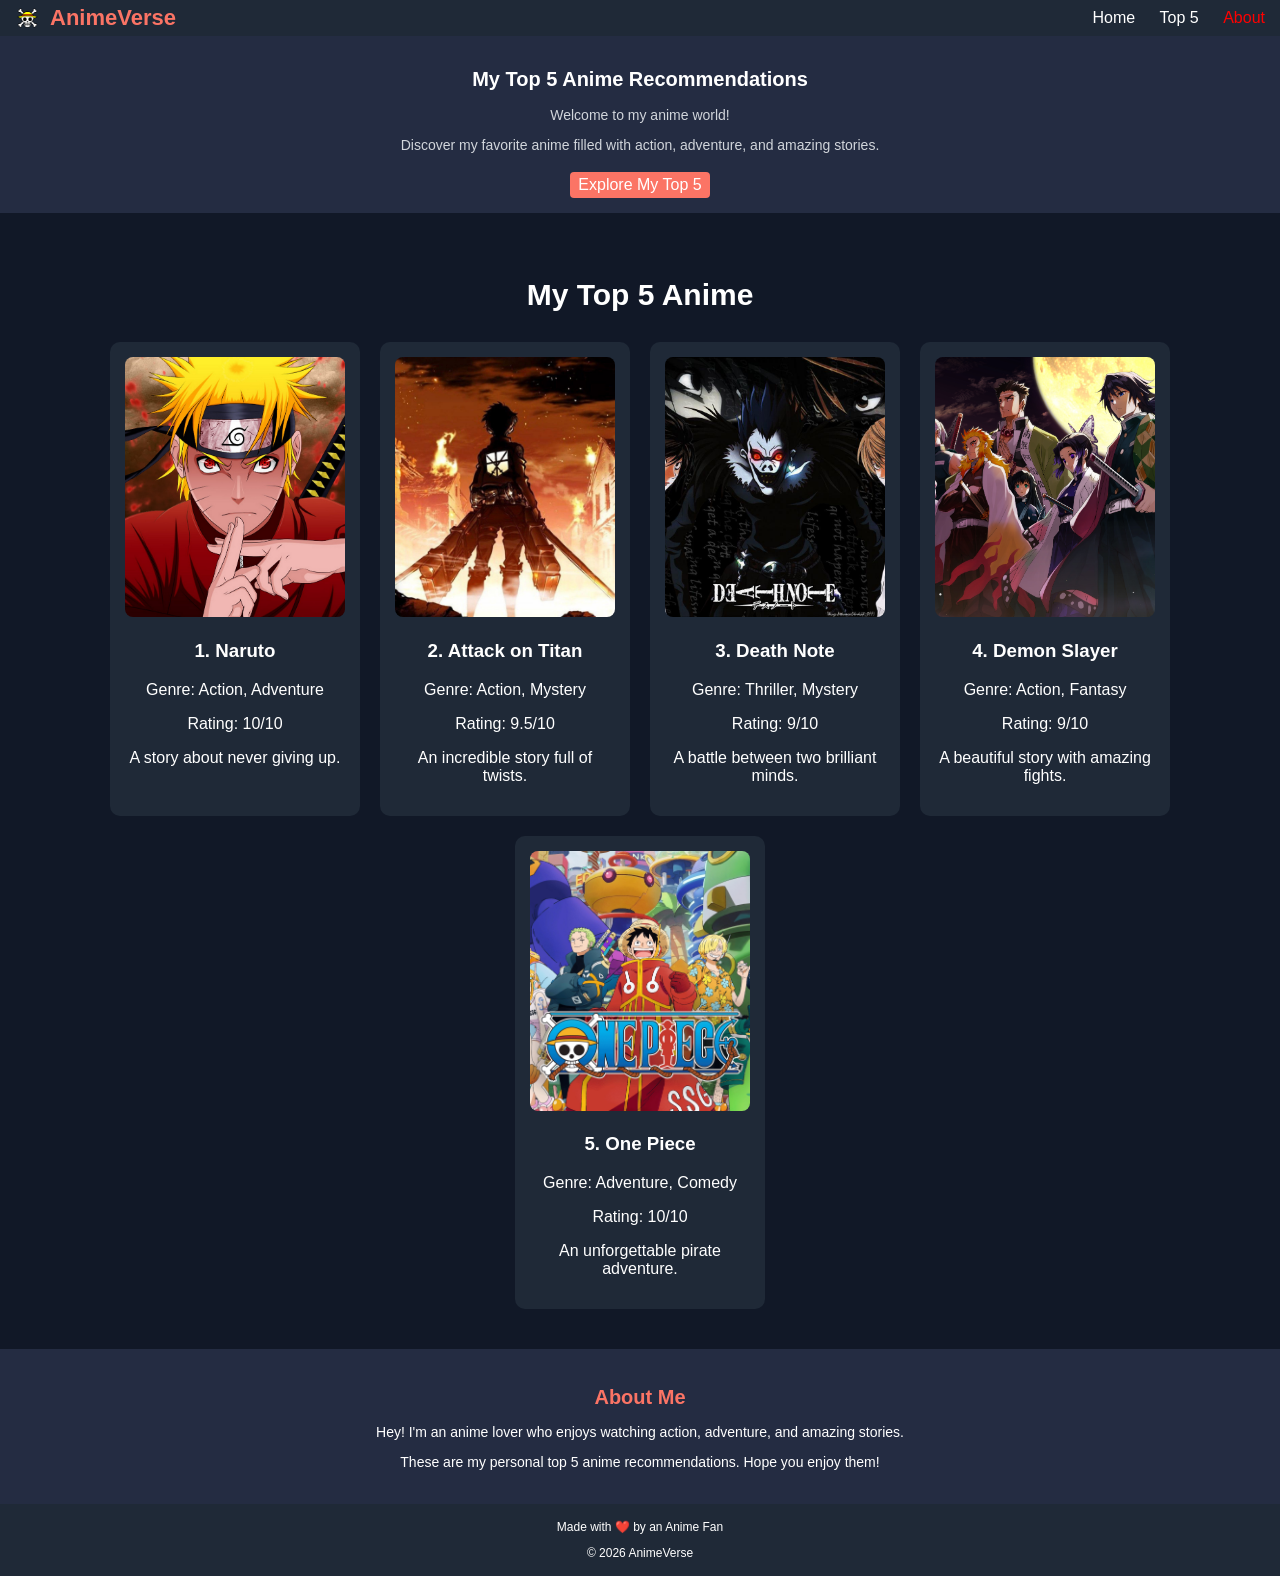
<file: anime-website/index.html>
<!DOCTYPE html>
<html lang="en">

<head>
    <meta charset="UTF-8">
    <meta name="viewport" content="width=device-width, initial-scale=1.0">
    <link rel="stylesheet" href="style.css">
    <title>AnimeVerse</title>
</head>

<body>

    <header>
        <div class="logo">
            <img src="images/logo.png" alt="AnimerVerse Logo">
             <h1>AnimeVerse</h1>

        </div>
       

        <nav>
            <a href="#home">Home</a>
            <a href="#anime">Top 5</a>
            <a href="#about" class="aboutlink">About</a>
        </nav>
    </header>

    <main>

        <section id="home">
            <h1>My Top 5 Anime Recommendations</h1>

            <p>Welcome to my anime world!</p>

            <p>
                Discover my favorite anime filled with
                action, adventure, and amazing stories.
            </p>

            <a href="#anime">Explore My Top 5</a>
        </section>

        <section id="anime">
            <h2>My Top 5 Anime</h2>

            <div class="anime-container">

                <div class="anime-card">
                    <img src="images/naruto.jpg" alt="Naruto" width="200">
                    <h3>1. Naruto</h3>
                    <p>Genre: Action, Adventure</p>
                    <p>Rating: 10/10</p>
                    <p>A story about never giving up.</p>
                </div>

                <div class="anime-card">
                    <img src="images/aot.jpg" alt="Attack on Titan" width="200">
                    <h3>2. Attack on Titan</h3>
                    <p>Genre: Action, Mystery</p>
                    <p>Rating: 9.5/10</p>
                    <p>An incredible story full of twists.</p>
                </div>

                <div class="anime-card">
                    <img src="images/deathnote.jpg" alt="Death Note" width="200">
                    <h3>3. Death Note</h3>
                    <p>Genre: Thriller, Mystery</p>
                    <p>Rating: 9/10</p>
                    <p>A battle between two brilliant minds.</p>
                </div>

                <div class="anime-card">
                    <img src="images/demonslayer.jpg" alt="Demon Slayer" width="200">
                    <h3>4. Demon Slayer</h3>
                    <p>Genre: Action, Fantasy</p>
                    <p>Rating: 9/10</p>
                    <p>A beautiful story with amazing fights.</p>
                </div>

                <div class="anime-card">
                    <img src="images/onepiece.jpg" alt="One Piece" width="200">
                    <h3>5. One Piece</h3>
                    <p>Genre: Adventure, Comedy</p>
                    <p>Rating: 10/10</p>
                    <p>An unforgettable pirate adventure.</p>
                </div>

            </div>
        </section>

        <section id="about">
            <h2>About Me</h2>

            <p>
                Hey! I'm an anime lover who enjoys watching
                action, adventure, and amazing stories.
            </p>

            <p>
                These are my personal top 5 anime recommendations.
                Hope you enjoy them!
            </p>
        </section>

    </main>

    <footer>
        <p>Made with ❤️ by an Anime Fan</p>
        <p>&copy; 2026 AnimeVerse</p>
    </footer>

</body>

</html>
</file>
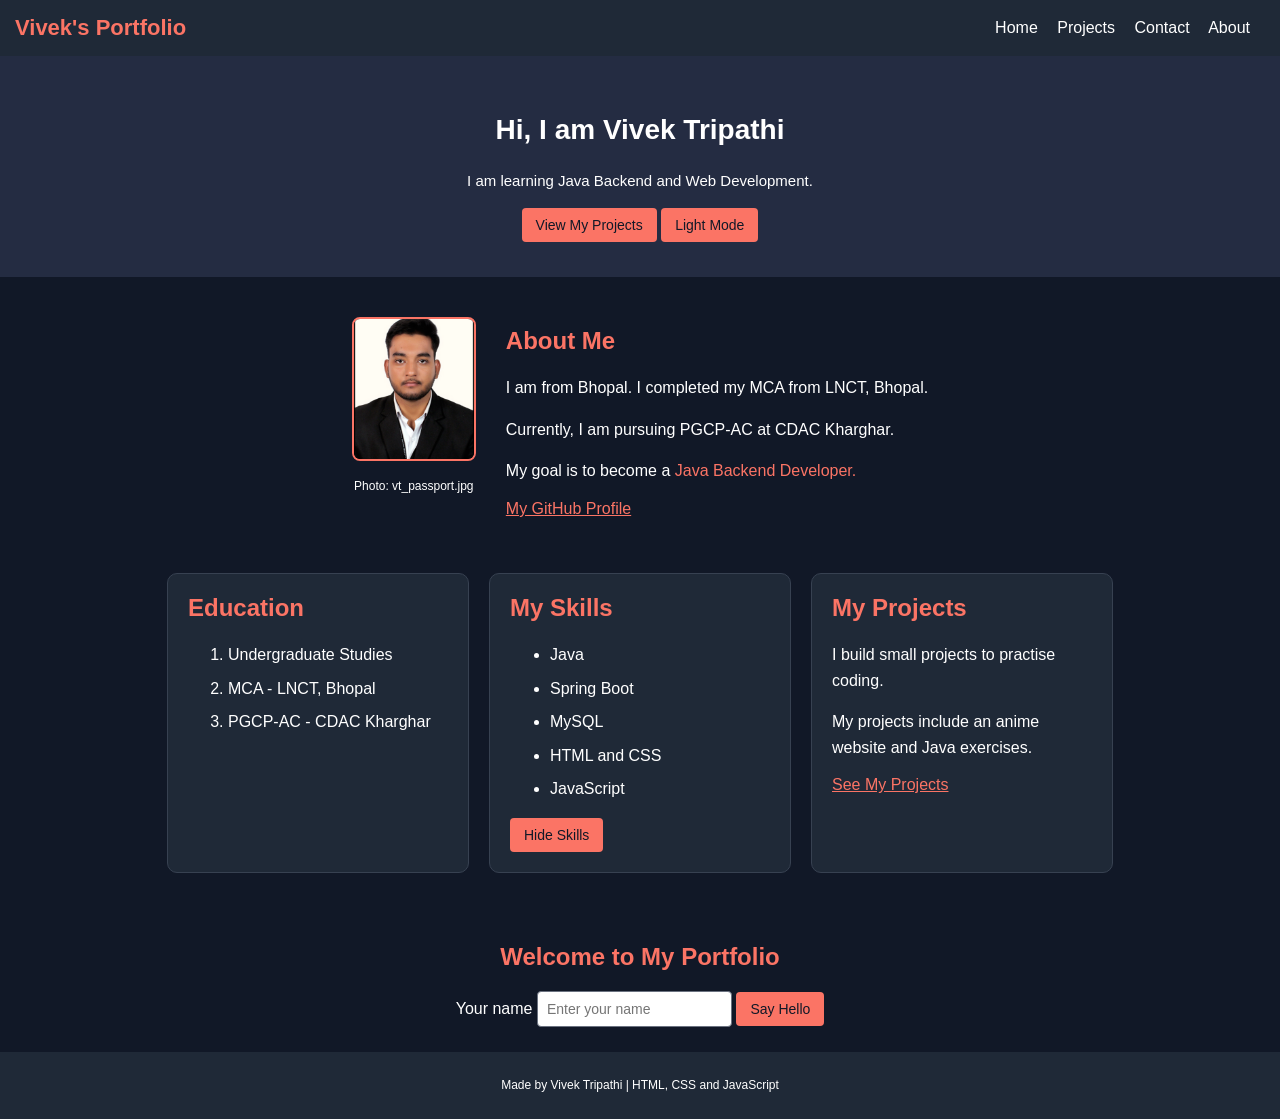
<file: portfolio/index.html>
<!DOCTYPE html>
<html lang="en">
<head>
    <meta charset="UTF-8">
    <meta name="viewport" content="width=device-width, initial-scale=1.0">
    <link rel="stylesheet" href="style.css">
    <title>Home | Vivek Tripathi</title>
</head>
<body>
    <header>
        <div class="logo"><h1>Vivek's Portfolio</h1></div>
        <nav>
            <a href="index.html">Home</a>
            <a href="projects.html">Projects</a>
            <a href="contact.html">Contact</a>
            <a href="index.html#about">About</a>
        </nav>
    </header>
    <main>
        <section id="home">
            <h1>Hi, I am Vivek Tripathi</h1>
            <p>I am learning Java Backend and Web Development.</p>
            <a class="button" href="projects.html">View My Projects</a>
            <button onclick="changeTheme()" id="theme-button">Light Mode</button>
        </section>

        <section id="about">
            <div class="photo-box">
                <img src="images/vt_passport.jpg" alt="vt_passport" width="120" height="140">
                <p>Photo: vt_passport.jpg</p>
            </div>
            <div>
                <h2>About Me</h2>
                <p>I am from Bhopal. I completed my MCA from LNCT, Bhopal.</p>
                <p>Currently, I am pursuing PGCP-AC at CDAC Kharghar.</p>
                <p>My goal is to become a <span>Java Backend Developer.</span></p>
                <a href="https://github.com/vivektripathicmaug26" target="_blank" rel="noopener">My GitHub Profile</a>
            </div>
        </section>

        <section class="card-container">
            <div class="card">
                <h2>Education</h2>
                <ol>
                    <li>Undergraduate Studies</li>
                    <li>MCA - LNCT, Bhopal</li>
                    <li>PGCP-AC - CDAC Kharghar</li>
                </ol>
            </div>
            <div class="card">
                <h2>My Skills</h2>
                <ul id="skills-list">
                    <li>Java</li>
                    <li>Spring Boot</li>
                    <li>MySQL</li>
                    <li>HTML and CSS</li>
                    <li>JavaScript</li>
                </ul>
                <button onclick="showSkills()" id="skills-button">Hide Skills</button>
            </div>
            <div class="card">
                <h2>My Projects</h2>
                <p>I build small projects to practise coding.</p>
                <p>My projects include an anime website and Java exercises.</p>
                <a href="projects.html">See My Projects</a>
            </div>
        </section>

        <section class="simple-section">
            <h2 id="welcome-message">Welcome to My Portfolio</h2>
            <label for="visitor-name">Your name</label>
            <input type="text" id="visitor-name" placeholder="Enter your name">
            <button onclick="showWelcome()">Say Hello</button>
        </section>
    </main>
    <footer>
        <p>Made by Vivek Tripathi | HTML, CSS and JavaScript</p>
    </footer>
    <script src="js/main.js"></script>
</body>
</html>
</file>
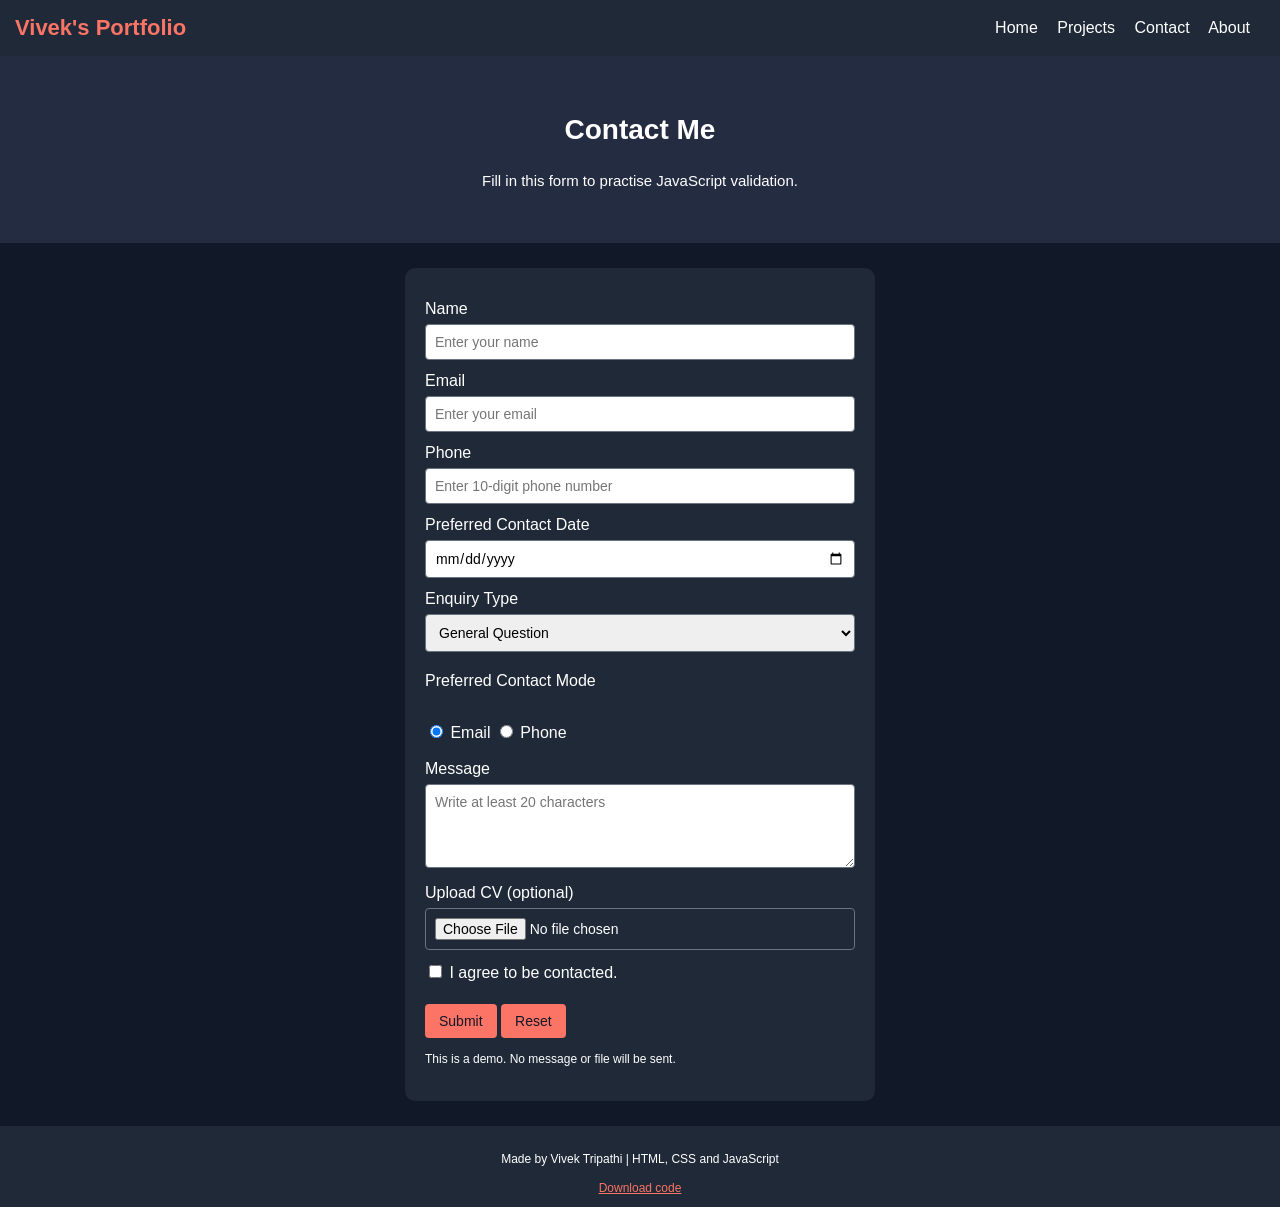
<file: portfolio/contact.html>
<!DOCTYPE html>
<html lang="en">
<head>
    <meta charset="UTF-8">
    <meta name="viewport" content="width=device-width, initial-scale=1.0">
    <link rel="stylesheet" href="style.css">
    <title>Contact | Vivek Tripathi</title>
</head>
<body>
    <header>
        <div class="logo"><h1>Vivek's Portfolio</h1></div>
        <nav>
            <a href="index.html">Home</a>
            <a href="projects.html">Projects</a>
            <a href="contact.html">Contact</a>
            <a href="index.html#about">About</a>
        </nav>
    </header>
    <main>
        <section id="home">
            <h1>Contact Me</h1>
            <p>Fill in this form to practise JavaScript validation.</p>
        </section>
        <section class="simple-section">
            <form id="contact-form" action="https://example.com/contact" method="post" onsubmit="return checkForm()" novalidate>
                <label for="name">Name</label>
                <input type="text" id="name" name="name" placeholder="Enter your name">
                <label for="email">Email</label>
                <input type="email" id="email" name="email" placeholder="Enter your email">
                <label for="phone">Phone</label>
                <input type="tel" id="phone" name="phone" placeholder="Enter 10-digit phone number">
                <label for="date">Preferred Contact Date</label>
                <input type="date" id="date" name="date">
                <label for="enquiry">Enquiry Type</label>
                <select id="enquiry" name="enquiry">
                    <option>General Question</option>
                    <option>Project Work</option>
                    <option>Job Opportunity</option>
                </select>
                <p>Preferred Contact Mode</p>
                <label class="choice"><input type="radio" id="mode-email" name="mode" value="email" checked> Email</label>
                <label class="choice"><input type="radio" id="mode-phone" name="mode" value="phone"> Phone</label>
                <label for="message">Message</label>
                <textarea id="message" name="message" rows="4" placeholder="Write at least 20 characters"></textarea>
                <label for="cv">Upload CV (optional)</label>
                <input type="file" id="cv" name="cv">
                <label class="choice"><input type="checkbox" id="consent" name="consent"> I agree to be contacted.</label>
                <p id="form-message" role="status"></p>
                <button type="submit">Submit</button>
                <button type="reset" onclick="clearMessage()">Reset</button>
                <p class="note">This is a demo. No message or file will be sent.</p>
            </form>
        </section>
    </main>
    <footer>
        <p>Made by Vivek Tripathi | HTML, CSS and JavaScript</p>
        <a href="Vivek_Portfolio.zip" download>Download code</a>
    </footer>
    <script src="js/main.js"></script>
</body>
</html>
</file>
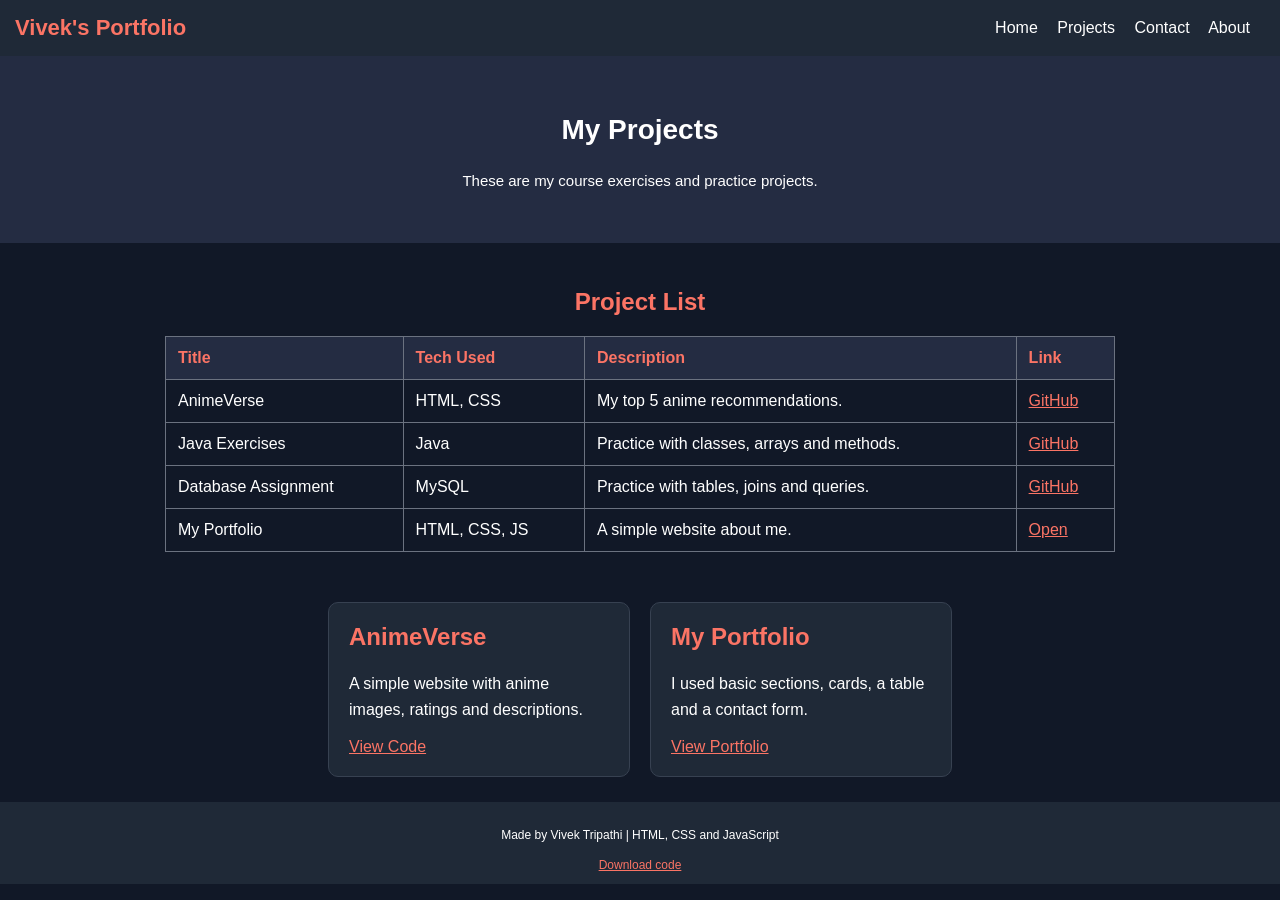
<file: portfolio/projects.html>
<!DOCTYPE html>
<html lang="en">
<head>
    <meta charset="UTF-8">
    <meta name="viewport" content="width=device-width, initial-scale=1.0">
    <link rel="stylesheet" href="style.css">
    <title>Projects | Vivek Tripathi</title>
</head>
<body>
    <header>
        <div class="logo"><h1>Vivek's Portfolio</h1></div>
        <nav>
            <a href="index.html">Home</a>
            <a href="projects.html">Projects</a>
            <a href="contact.html">Contact</a>
            <a href="index.html#about">About</a>
        </nav>
    </header>
    <main>
        <section id="home">
            <h1>My Projects</h1>
            <p>These are my course exercises and practice projects.</p>
        </section>
        <section class="simple-section">
            <h2>Project List</h2>
            <div class="table-box">
                <table>
                    <thead>
                        <tr><th>Title</th><th>Tech Used</th><th>Description</th><th>Link</th></tr>
                    </thead>
                    <tbody>
                        <tr><td>AnimeVerse</td><td>HTML, CSS</td><td>My top 5 anime recommendations.</td><td><a href="https://github.com/vivektripathicmaug26/anime-website" target="_blank" rel="noopener">GitHub</a></td></tr>
                        <tr><td>Java Exercises</td><td>Java</td><td>Practice with classes, arrays and methods.</td><td><a href="https://github.com/vivektripathicmaug26/Cdac_Java_Exercise" target="_blank" rel="noopener">GitHub</a></td></tr>
                        <tr><td>Database Assignment</td><td>MySQL</td><td>Practice with tables, joins and queries.</td><td><a href="https://github.com/vivektripathicmaug26/CDAC_DBT_ASSIGNMENT" target="_blank" rel="noopener">GitHub</a></td></tr>
                        <tr><td>My Portfolio</td><td>HTML, CSS, JS</td><td>A simple website about me.</td><td><a href="index.html">Open</a></td></tr>
                    </tbody>
                </table>
            </div>
        </section>
        <section class="card-container">
            <div class="card">
                <h2>AnimeVerse</h2>
                <p>A simple website with anime images, ratings and descriptions.</p>
                <a href="https://github.com/vivektripathicmaug26/anime-website" target="_blank" rel="noopener">View Code</a>
            </div>
            <div class="card">
                <h2>My Portfolio</h2>
                <p>I used basic sections, cards, a table and a contact form.</p>
                <a href="index.html">View Portfolio</a>
            </div>
        </section>
    </main>
    <footer>
        <p>Made by Vivek Tripathi | HTML, CSS and JavaScript</p>
        <a href="Vivek_Portfolio.zip" download>Download code</a>
    </footer>
    <script src="js/main.js"></script>
</body>
</html>
</file>
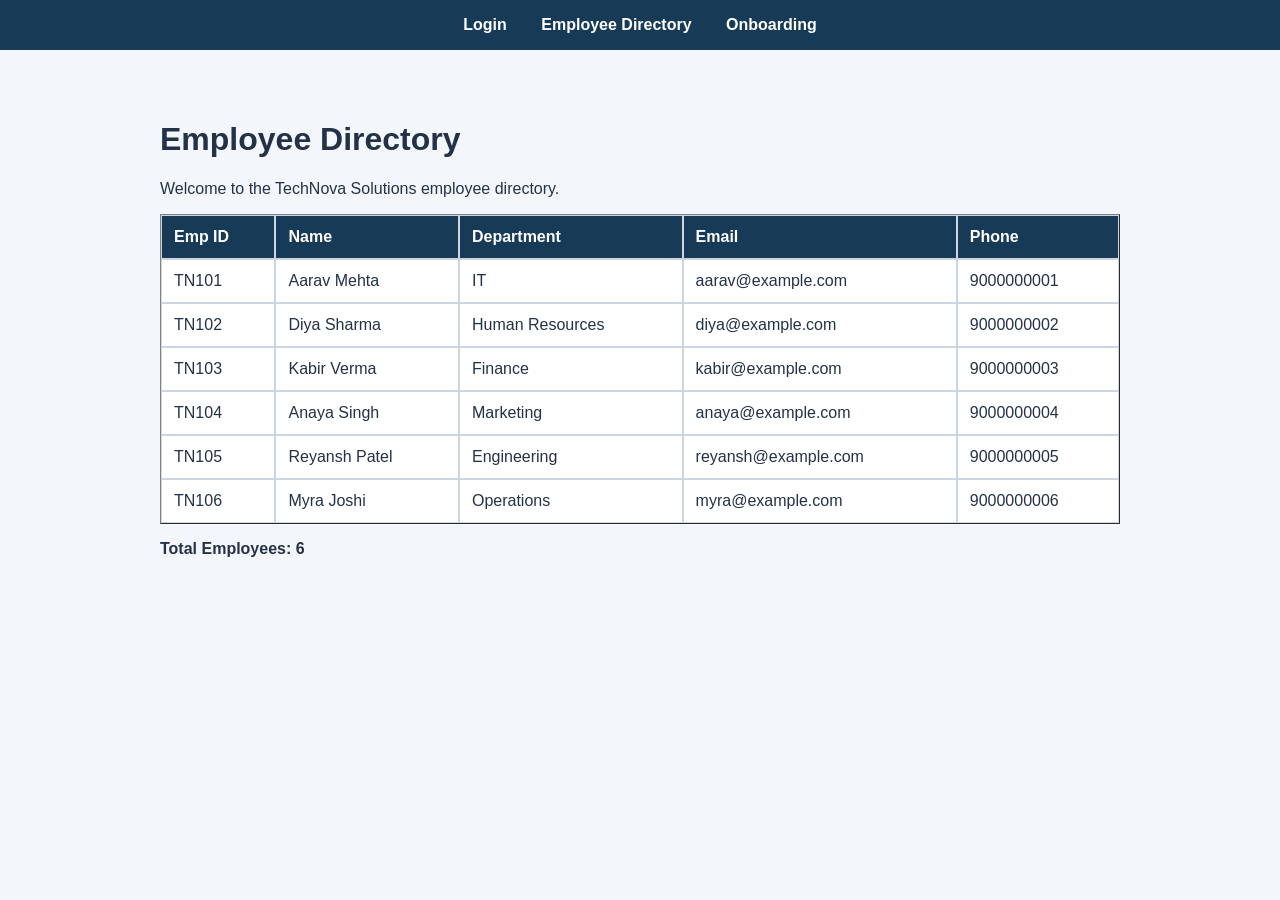
<file: assignment1_wpt/tech_nova/directory.html>
<!DOCTYPE html>
<html lang="en">
<head>
    <meta charset="UTF-8">
    <meta name="viewport" content="width=device-width, initial-scale=1.0">
    <title>TechNova HR - Employee Directory</title>

    <link rel="stylesheet" href="style.css">
</head>

<body>

    <!-- Navigation -->
    <nav>
        <a href="login.html">Login</a>
        <a href="directory.html">Employee Directory</a>
        <a href="onboarding.html">Onboarding</a>
    </nav>

    <div class="container">
        <h1>Employee Directory</h1>
        <p>Welcome to the TechNova Solutions employee directory.</p>

        <table border="1" cellpadding="10" cellspacing="0">
            <thead>
                <tr>
                    <th>Emp ID</th>
                    <th>Name</th>
                    <th>Department</th>
                    <th>Email</th>
                    <th>Phone</th>
                </tr>
            </thead>

            <tbody>
                <tr>
                    <td>TN101</td>
                    <td>Aarav Mehta</td>
                    <td>IT</td>
                    <td>aarav@example.com</td>
                    <td>9000000001</td>
                </tr>

                <tr>
                    <td>TN102</td>
                    <td>Diya Sharma</td>
                    <td>Human Resources</td>
                    <td>diya@example.com</td>
                    <td>9000000002</td>
                </tr>

                <tr>
                    <td>TN103</td>
                    <td>Kabir Verma</td>
                    <td>Finance</td>
                    <td>kabir@example.com</td>
                    <td>9000000003</td>
                </tr>

                <tr>
                    <td>TN104</td>
                    <td>Anaya Singh</td>
                    <td>Marketing</td>
                    <td>anaya@example.com</td>
                    <td>9000000004</td>
                </tr>

                <tr>
                    <td>TN105</td>
                    <td>Reyansh Patel</td>
                    <td>Engineering</td>
                    <td>reyansh@example.com</td>
                    <td>9000000005</td>
                </tr>

                <tr>
                    <td>TN106</td>
                    <td>Myra Joshi</td>
                    <td>Operations</td>
                    <td>myra@example.com</td>
                    <td>9000000006</td>
                </tr>
            </tbody>
        </table>

        <!-- Total number of employees -->
        <p><strong>Total Employees: 6</strong></p>
    </div>

</body>
</html>
</file>
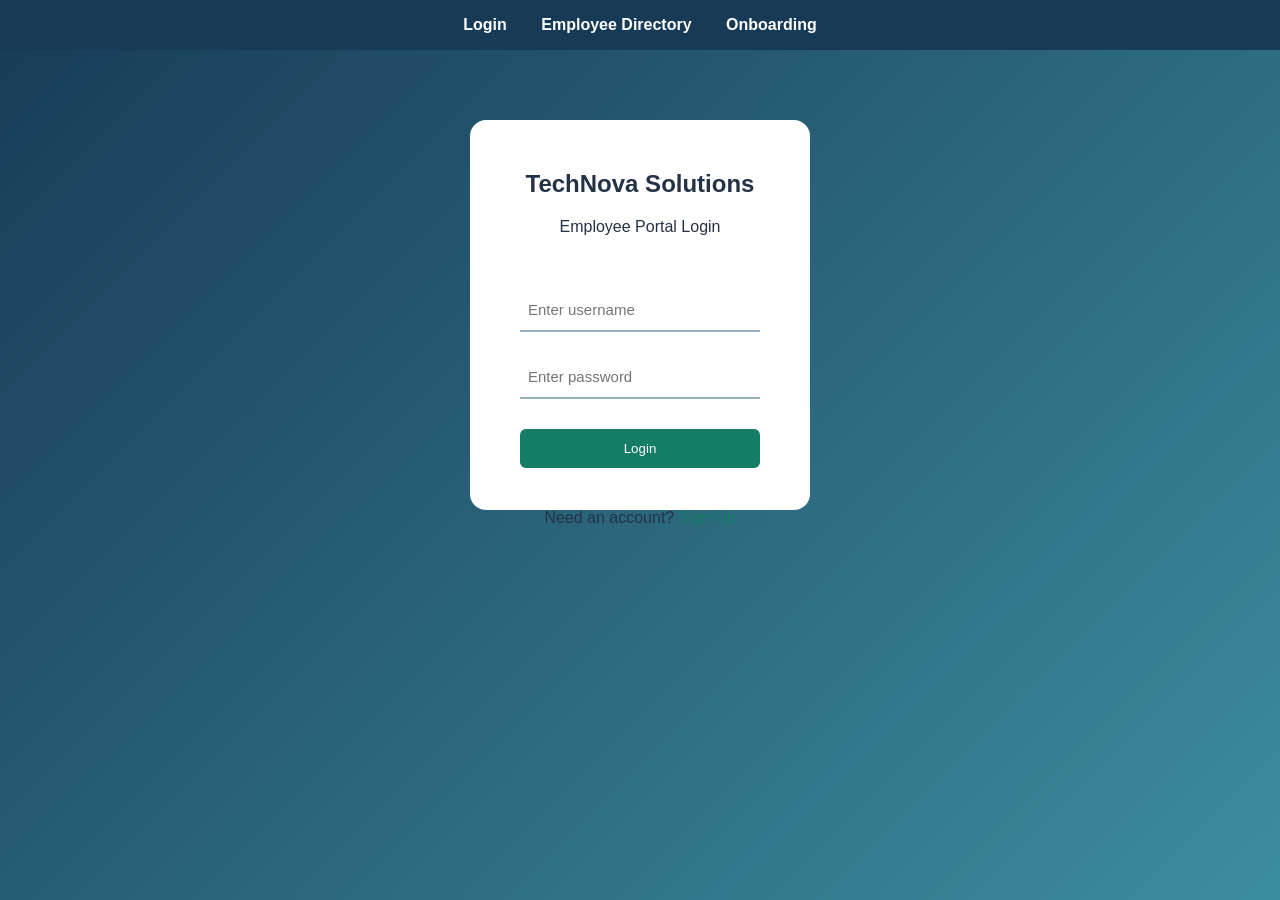
<file: assignment1_wpt/tech_nova/login.html>
<!doctype html>
<html lang="en">
  <head>
    <meta charset="UTF-8" />
    <meta name="viewport" content="width=device-width, initial-scale=1.0" />
    <title>TechNova HR - Login</title>

    <!-- Connect the shared CSS file -->
    <link rel="stylesheet" href="style.css" />
  </head>

  <body class="login-page">
    <!-- Navigation -->
    <nav>
      <a href="login.html">Login</a>
      <a href="directory.html">Employee Directory</a>
      <a href="onboarding.html">Onboarding</a>
    </nav>

    <!-- Login card -->
    <div class="login-card">
      <h2>TechNova Solutions</h2>
      <p>Employee Portal Login</p>

      <form action="#" method="post">
        <input
          class="login-input"
          type="text"
          name="username"
          placeholder="Enter username"
          aria-label="Username"
          required
        />

        <input
          class="login-input"
          type="password"
          name="password"
          placeholder="Enter password"
          aria-label="Password"
          required
        />

        <button id="login-button" type="submit">Login</button>
      </form>

      <p>
        Need an account?
        <a class="signup-link" href="onboarding.html">Sign Up</a>
      </p>
    </div>
  </body>
</html>
</file>
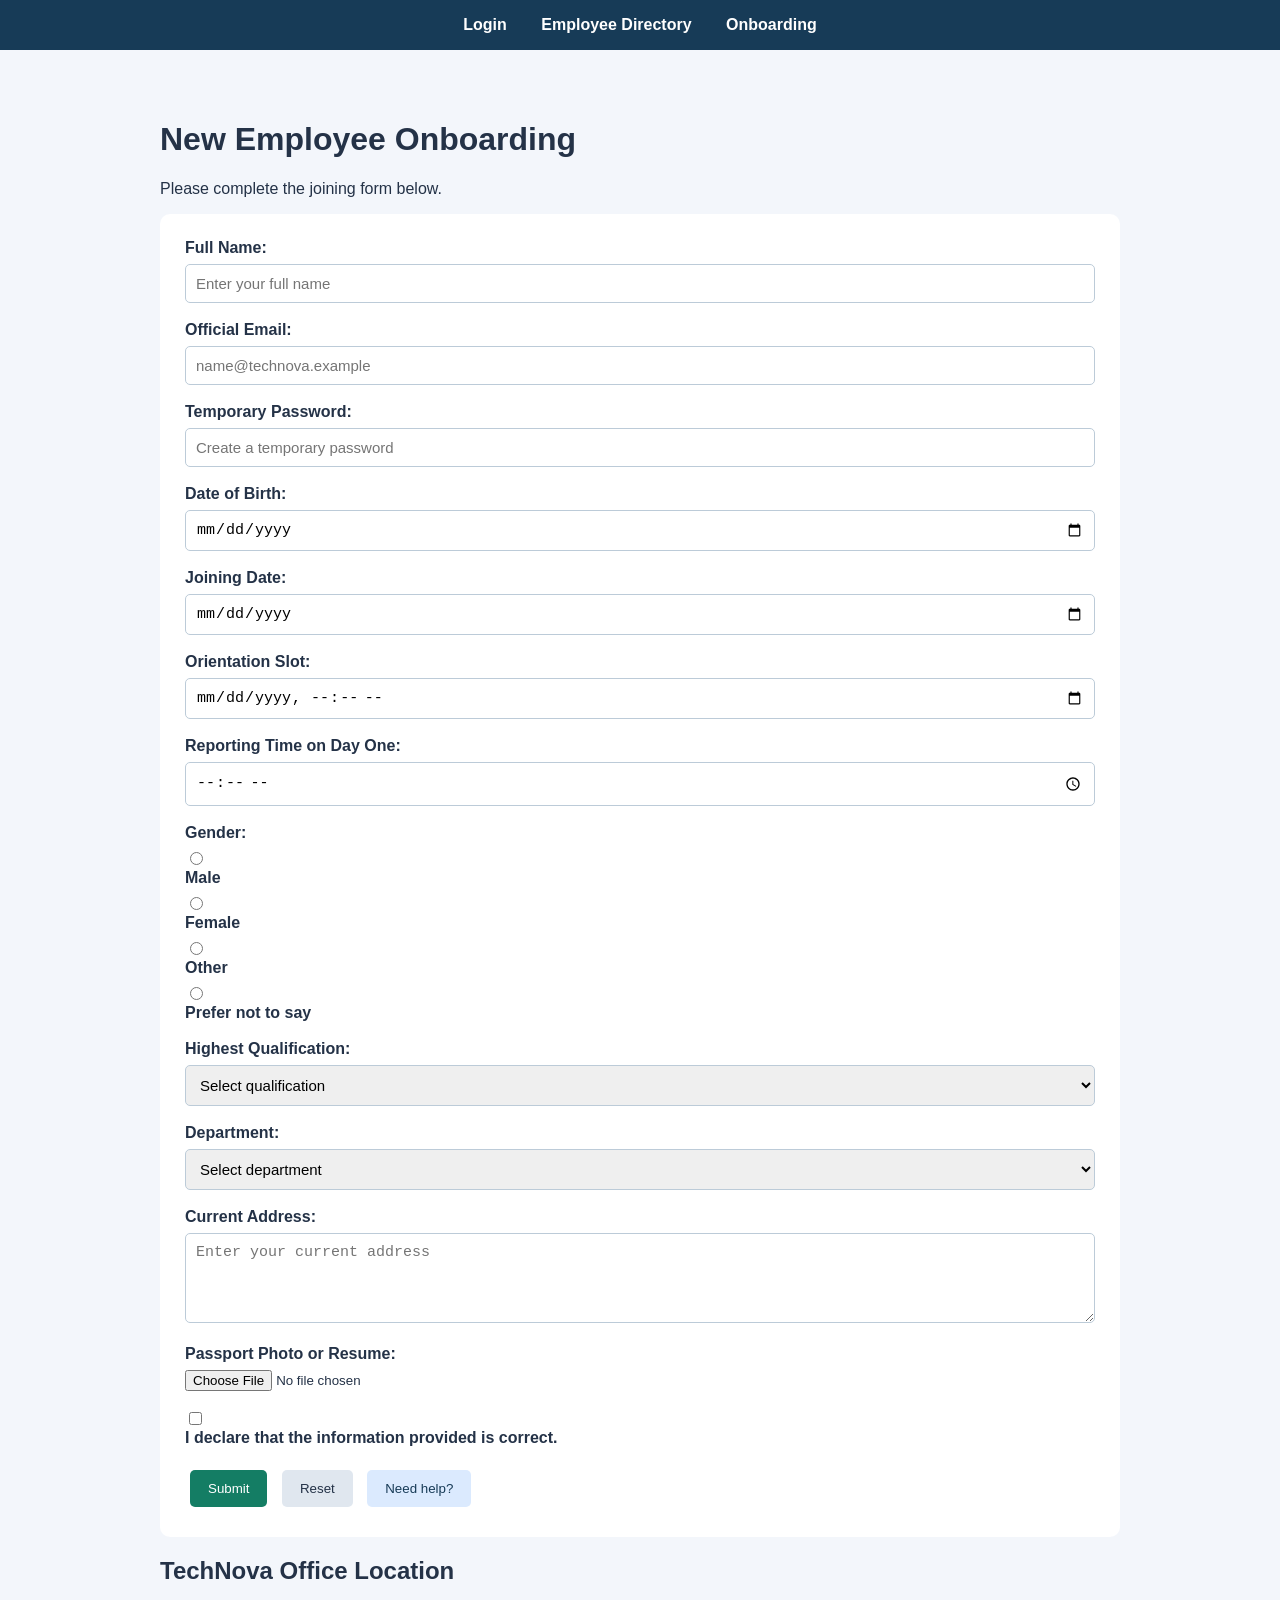
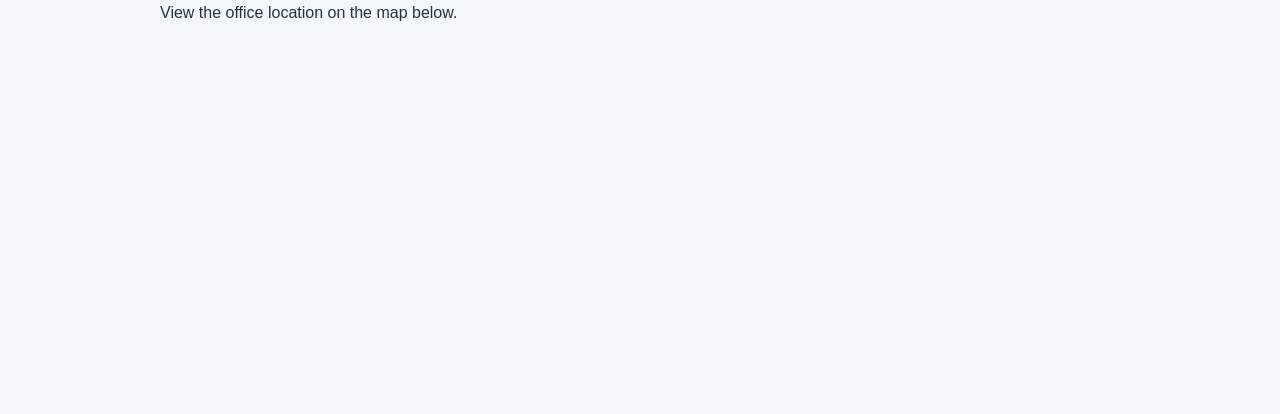
<file: assignment1_wpt/tech_nova/onboarding.html>
<!doctype html>
<html lang="en">
  <head>
    <meta charset="UTF-8" />
    <meta name="viewport" content="width=device-width, initial-scale=1.0" />
    <title>TechNova HR - Employee Onboarding</title>

    <link rel="stylesheet" href="style.css" />
  </head>

  <body>
    <!-- Navigation -->
    <nav>
      <a href="login.html">Login</a>
      <a href="directory.html">Employee Directory</a>
      <a href="onboarding.html">Onboarding</a>
    </nav>

    <div class="container">
      <h1>New Employee Onboarding</h1>
      <p>Please complete the joining form below.</p>

      <!-- POST is appropriate for submitting form data.
             A backend endpoint must be configured for actual submission. -->
      <form action="#" method="post" enctype="multipart/form-data">
        <div class="form-group">
          <label for="fullname">Full Name:</label>
          <input
            type="text"
            id="fullname"
            name="fullname"
            placeholder="Enter your full name"
            required
          />
        </div>

        <div class="form-group">
          <label for="email">Official Email:</label>
          <input
            type="email"
            id="email"
            name="email"
            placeholder="name@technova.example"
            required
          />
        </div>

        <div class="form-group">
          <label for="password">Temporary Password:</label>
          <input
            type="password"
            id="password"
            name="password"
            placeholder="Create a temporary password"
            required
          />
        </div>

        <div class="form-group">
          <label for="dob">Date of Birth:</label>
          <input type="date" id="dob" name="dob" required />
        </div>

        <div class="form-group">
          <label for="joining-date">Joining Date:</label>
          <input type="date" id="joining-date" name="joining_date" required />
        </div>

        <div class="form-group">
          <label for="orientation">Orientation Slot:</label>
          <input
            type="datetime-local"
            id="orientation"
            name="orientation"
            required
          />
        </div>

        <div class="form-group">
          <label for="reporting-time">Reporting Time on Day One:</label>
          <input
            type="time"
            id="reporting-time"
            name="reporting_time"
            required
          />
        </div>

        <div class="form-group">
          <label>Gender:</label>

          <input
            type="radio"
            id="gender-male"
            name="gender"
            value="male"
            required
          />
          <label for="gender-male">Male</label>

          <input type="radio" id="gender-female" name="gender" value="female" />
          <label for="gender-female">Female</label>

          <input type="radio" id="gender-other" name="gender" value="other" />
          <label for="gender-other">Other</label>

          <input
            type="radio"
            id="gender-prefer-not"
            name="gender"
            value="prefer-not-to-say"
          />
          <label for="gender-prefer-not">Prefer not to say</label>
        </div>

        <div class="form-group">
          <label for="qualification">Highest Qualification:</label>
          <select id="qualification" name="qualification" required>
            <option value="">Select qualification</option>
            <option value="high-school">High School</option>
            <option value="diploma">Diploma</option>
            <option value="bachelors">Bachelor's Degree</option>
            <option value="masters">Master's Degree</option>
            <option value="doctorate">Doctorate</option>
          </select>
        </div>

        <div class="form-group">
          <label for="department">Department:</label>
          <select id="department" name="department" required>
            <option value="">Select department</option>
            <option value="it">Information Technology</option>
            <option value="hr">Human Resources</option>
            <option value="finance">Finance</option>
            <option value="marketing">Marketing</option>
            <option value="engineering">Engineering</option>
            <option value="operations">Operations</option>
          </select>
        </div>

        <div class="form-group">
          <label for="address">Current Address:</label>
          <textarea
            id="address"
            name="address"
            rows="4"
            placeholder="Enter your current address"
            required
          ></textarea>
        </div>

        <div class="form-group">
          <label for="document">Passport Photo or Resume:</label>
          <input
            type="file"
            id="document"
            name="document"
            accept="image/*,.pdf,.doc,.docx"
            required
          />
        </div>

        <div class="form-group">
          <input
            type="checkbox"
            id="declaration"
            name="declaration"
            value="accepted"
            required
          />
          <label for="declaration">
            I declare that the information provided is correct.
          </label>
        </div>

        <div class="form-buttons">
          <button class="submit-btn" type="submit">Submit</button>

          <button class="reset-btn" type="reset">Reset</button>

          <!-- This button has no action yet because help functionality
                     will be implemented later using JavaScript or a backend. -->
          <button class="help-btn" type="button">Need help?</button>
        </div>
      </form>

      <h2>TechNova Office Location</h2>
      <p>View the office location on the map below.</p>

      <!-- Illustrative search map; replace with the verified office address. -->
      <iframe
        class="office-map"
        src="https://maps.google.com/maps?q=TechNova%20Solutions&t=&z=13&ie=UTF8&iwloc=&output=embed"
        title="TechNova Solutions office map"
        loading="lazy"
        allowfullscreen
      ></iframe>
    </div>
  </body>
</html>
</file>
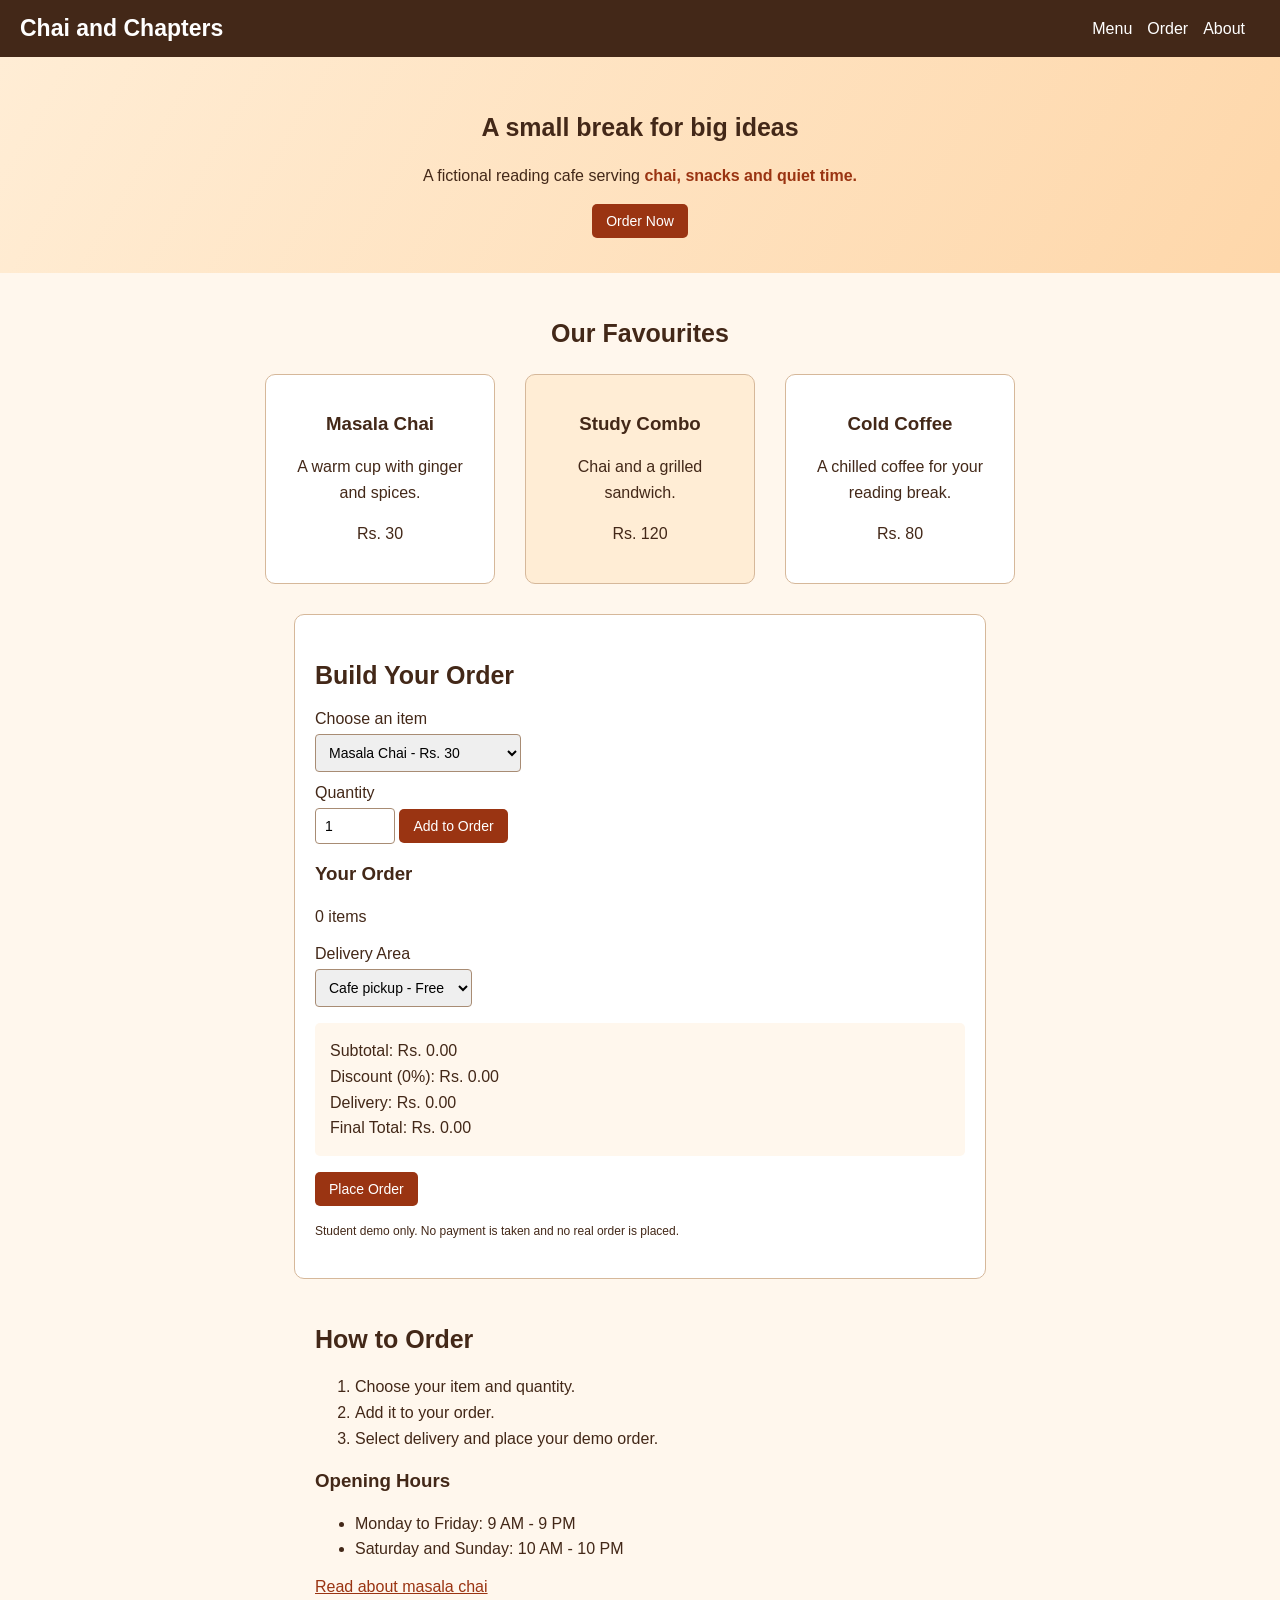
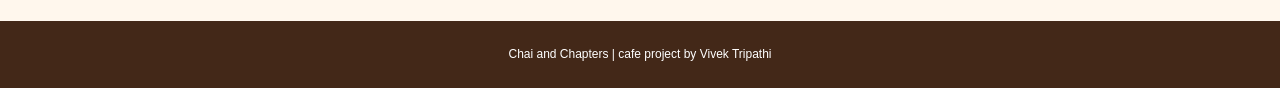
<file: Assignment2_wpt/LandingPage/landing.html>
<!DOCTYPE html>
<html lang="en">
<head>
    <meta charset="UTF-8">
    <meta name="viewport" content="width=device-width, initial-scale=1.0">
    <title>Chai and Chapters</title>
    <link rel="stylesheet" href="landing.css">
</head>
<body>
    <header>
        <h1>Chai and Chapters</h1>
        <nav><a href="#menu">Menu</a><a href="#order">Order</a><a href="#about">About</a></nav>
    </header>
    <main>
        <section id="home">
            <h2>A small break for big ideas</h2>
            <p>A fictional reading cafe serving <span>chai, snacks and quiet time.</span></p>
            <a class="button" href="#order">Order Now</a>
            <p id="offer" style="display: none;">Study break offer: 5% off at Rs. 200, 10% at Rs. 500, 15% at Rs. 1000!</p>
        </section>
        <section id="menu">
            <h2>Our Favourites</h2>
            <div class="card-container">
                <div class="card"><h3>Masala Chai</h3><p>A warm cup with ginger and spices.</p><p>Rs. 30</p></div>
                <div class="card featured"><h3>Study Combo</h3><p>Chai and a grilled sandwich.</p><p>Rs. 120</p></div>
                <div class="card"><h3>Cold Coffee</h3><p>A chilled coffee for your reading break.</p><p>Rs. 80</p></div>
            </div>
        </section>
        <section id="order">
            <h2>Build Your Order</h2>
            <label for="menu-item">Choose an item</label>
            <select id="menu-item"></select>
            <label for="quantity">Quantity</label>
            <input type="number" id="quantity" min="1" step="1" value="1">
            <button onclick="addToOrder()">Add to Order</button>
            <p id="error" role="status"></p>
            <h3>Your Order</h3>
            <ul id="order-list"></ul>
            <p id="item-count">0 items</p>
            <label for="delivery-area">Delivery Area</label>
            <select id="delivery-area" onchange="showBill()">
                <option value="pickup">Cafe pickup - Free</option>
                <option value="nearby">Nearby - Rs. 20</option>
                <option value="city">Within city - Rs. 50</option>
            </select>
            <p id="bill" role="status"></p>
            <button id="place-button" onclick="placeOrder()">Place Order</button>
            <p id="order-message" role="status"></p>
            <p class="note">Student demo only. No payment is taken and no real order is placed.</p>
        </section>
        <section id="about">
            <h2>How to Order</h2>
            <ol><li>Choose your item and quantity.</li><li>Add it to your order.</li><li>Select delivery and place your demo order.</li></ol>
            <h3>Opening Hours</h3>
            <ul><li>Monday to Friday: 9 AM - 9 PM</li><li>Saturday and Sunday: 10 AM - 10 PM</li></ul>
            <a href="https://en.wikipedia.org/wiki/Masala_chai" target="_blank" rel="noopener">Read about masala chai</a>
        </section>
    </main>
    <footer><p>Chai and Chapters | cafe project by Vivek Tripathi</p></footer>
    <script src="js/main.js"></script>
</body>
</html>
</file>
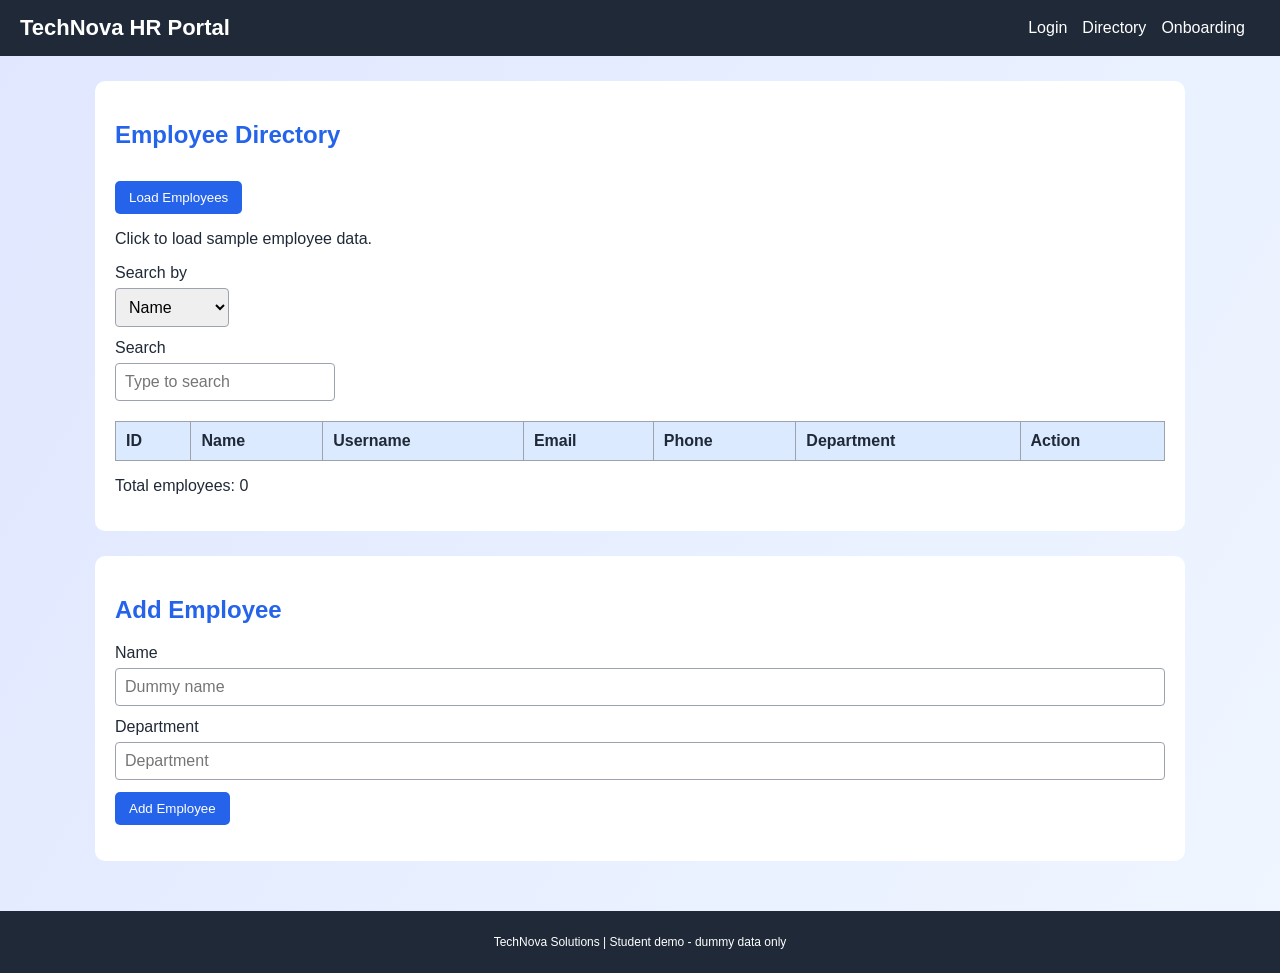
<file: Assignment2_wpt/TechNova/directory.html>
<!DOCTYPE html>
<html lang="en">
<head>
    <meta charset="UTF-8">
    <meta name="viewport" content="width=device-width, initial-scale=1.0">
    <title>Directory | TechNova</title>
    <link rel="stylesheet" href="style.css">
</head>
<body>
    <header><h1>TechNova HR Portal</h1><nav><a href="login.html">Login</a><a href="directory.html">Directory</a><a href="onboarding.html">Onboarding</a></nav></header>
    <main>
        <section class="panel">
            <h2>Employee Directory</h2>
            <button onclick="loadEmployees()">Load Employees</button>
            <p id="load-message" role="status">Click to load sample employee data.</p>
            <label for="search-field">Search by</label>
            <select id="search-field" onchange="filterEmployees()"><option value="name">Name</option><option value="email">Email</option><option value="username">Username</option></select>
            <label for="search-text">Search</label>
            <input id="search-text" placeholder="Type to search" onkeyup="filterEmployees()">
            <div class="table-box"><table border="1" cellpadding="10" cellspacing="0">
                <thead><tr><th>ID</th><th>Name</th><th>Username</th><th>Email</th><th>Phone</th><th>Department</th><th>Action</th></tr></thead>
                <tbody id="employee-body"></tbody>
            </table></div>
            <p id="total">Total employees: 0</p>
            <p id="showing"></p>
        </section>
        <section class="panel">
            <h2>Add Employee</h2>
            <form onsubmit="return addEmployee()">
                <label for="employee-name">Name</label><input id="employee-name" placeholder="Dummy name" required>
                <label for="department">Department</label><input id="department" placeholder="Department" required>
                <button>Add Employee</button><p id="add-message" role="status"></p>
            </form>
        </section></main>
    <footer><p>TechNova Solutions | Student demo - dummy data only</p></footer>
    <script src="js/directory.js"></script>
</body>
</html>
</file>
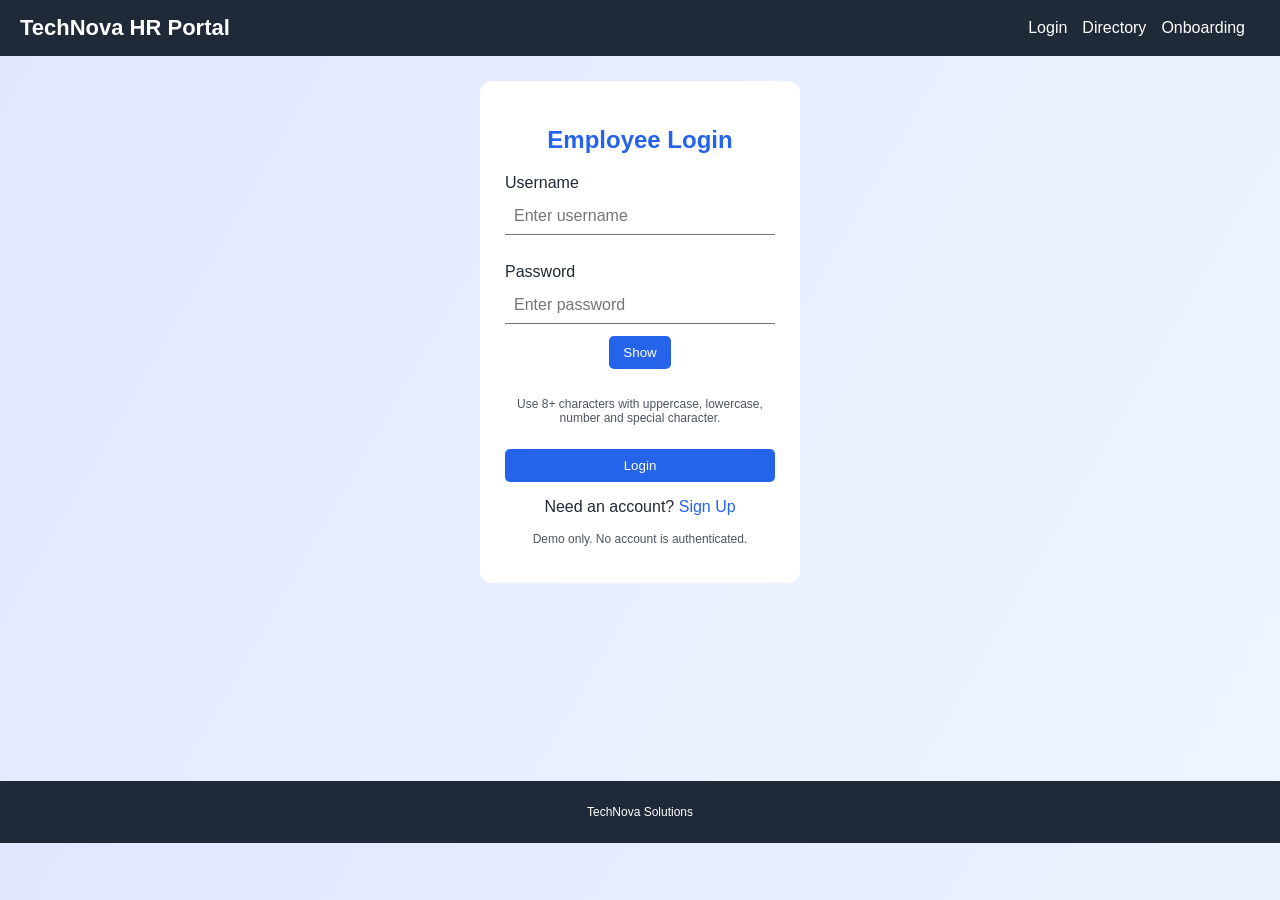
<file: Assignment2_wpt/TechNova/login.html>
<!DOCTYPE html>
<html lang="en">
<head>
    <meta charset="UTF-8">
    <meta name="viewport" content="width=device-width, initial-scale=1.0">
    <title>Login | TechNova</title>
    <link rel="stylesheet" href="style.css">
</head>
<body>
    <header><h1>TechNova HR Portal</h1><nav><a href="login.html">Login</a><a href="directory.html">Directory</a><a href="onboarding.html">Onboarding</a></nav></header>
    <main>
        <div class="login-card">
            <h2>Employee Login</h2>
            <form action="https://example.com/login" method="post" onsubmit="return validate()" novalidate>
                <label for="username">Username</label>
                <input class="login-input" id="username" name="username" placeholder="Enter username">
                <span class="error" id="username-error"></span>
                <label for="password">Password</label>
                <input class="login-input" type="password" id="password" name="password" placeholder="Enter password" onkeyup="checkPassword()">
                <button type="button" onclick="togglePassword()" id="show-button">Show</button>
                <span class="error" id="password-error"></span>
                <p class="note">Use 8+ characters with uppercase, lowercase, number and special character.</p>
                <button id="login-button" type="submit">Login</button>
                <p id="login-message" role="status"></p>
                <p>Need an account? <a href="onboarding.html">Sign Up</a></p>
                <p class="note">Demo only. No account is authenticated.</p>
            </form>
        </div></main>
    <footer><p>TechNova Solutions </p></footer>
    <script src="js/login.js"></script>
</body>
</html>
</file>
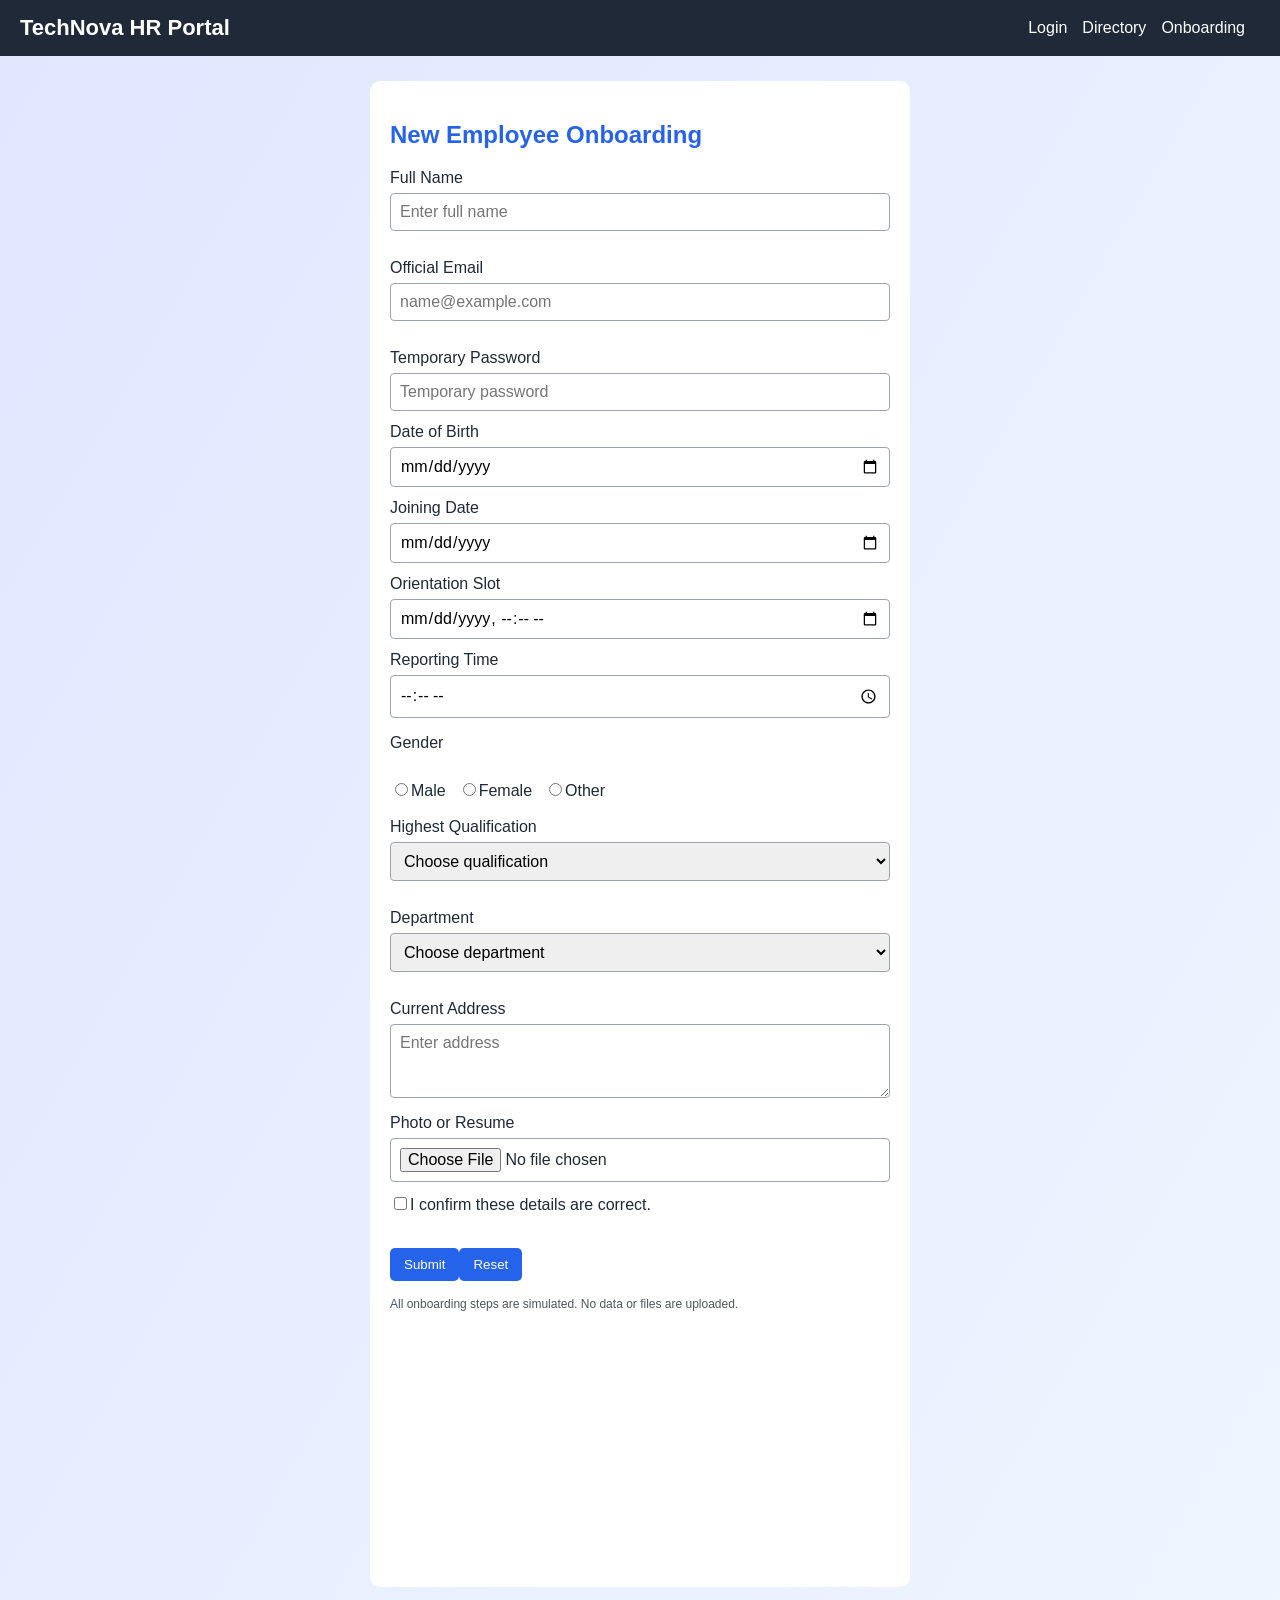
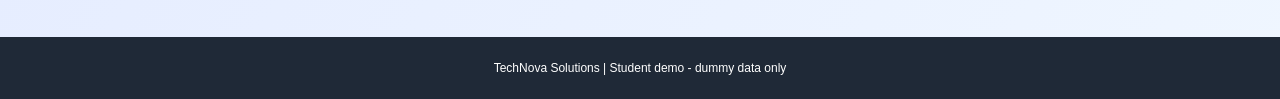
<file: Assignment2_wpt/TechNova/onboarding.html>
<!DOCTYPE html>
<html lang="en">
<head>
    <meta charset="UTF-8">
    <meta name="viewport" content="width=device-width, initial-scale=1.0">
    <title>Onboarding | TechNova</title>
    <link rel="stylesheet" href="style.css">
</head>
<body>
    <header><h1>TechNova HR Portal</h1><nav><a href="login.html">Login</a><a href="directory.html">Directory</a><a href="onboarding.html">Onboarding</a></nav></header>
    <main>
        <section class="panel form-panel">
            <h2>New Employee Onboarding</h2>
            <form action="https://example.com/onboarding" method="post" onsubmit="return validate()" novalidate>
                <label for="full-name">Full Name</label><input id="full-name" name="full_name" placeholder="Enter full name"><span class="error" id="name-error"></span>
                <label for="official-email">Official Email</label><input type="email" id="official-email" name="official_email" placeholder="name@example.com"><span class="error" id="email-error"></span>
                <label for="temporary-password">Temporary Password</label><input type="password" id="temporary-password" name="temporary_password" placeholder="Temporary password">
                <label for="dob">Date of Birth</label><input type="date" id="dob" name="dob">
                <label for="joining-date">Joining Date</label><input type="date" id="joining-date" name="joining_date">
                <label for="orientation">Orientation Slot</label><input type="datetime-local" id="orientation" name="orientation">
                <label for="reporting-time">Reporting Time</label><input type="time" id="reporting-time" name="reporting_time">
                <p>Gender</p><label class="choice"><input type="radio" id="male" name="gender" value="male">Male</label><label class="choice"><input type="radio" id="female" name="gender" value="female">Female</label><label class="choice"><input type="radio" id="other" name="gender" value="other">Other</label>
                <label for="qualification">Highest Qualification</label><select id="qualification" name="qualification"><option value="">Choose qualification</option><option value="bca">BCA</option><option value="btech">BTech</option><option value="mca">MCA</option><option value="mtech">MTech</option></select><span class="error" id="qualification-error"></span>
                <label for="department">Department</label><select id="department" name="department"><option value="">Choose department</option><option value="it">IT</option><option value="hr">HR</option><option value="finance">Finance</option><option value="sales">Sales</option></select><span class="error" id="department-error"></span>
                <label for="address">Current Address</label><textarea id="address" name="address" rows="3" placeholder="Enter address"></textarea>
                <label for="resume">Photo or Resume</label><input type="file" id="resume" name="resume">
                <label class="choice"><input type="checkbox" id="declaration" name="declaration">I confirm these details are correct.</label><span class="error" id="declaration-error"></span>
                <button id="submit-button">Submit</button><button type="reset" id="reset-button" onclick="clearErrors()">Reset</button>
                <p id="onboarding-message" role="status"></p>
                <p class="note">All onboarding steps are simulated. No data or files are uploaded.</p>
            </form>
            <iframe title="Demo office location in Kharghar" src="https://maps.google.com/maps?q=Kharghar%20Navi%20Mumbai&amp;output=embed" loading="lazy"></iframe>
        </section></main>
    <footer><p>TechNova Solutions | Student demo - dummy data only</p></footer>
    <script src="js/onboarding.js"></script>
</body>
</html>
</file>
<file: anime-website/style.css>
body {
    background-color: #111827;
    color: white;
    font-family: Arial,sans-serif;
    margin: 0;
}
.logo{
    display: flex;
    align-items: center;
    gap: 10px;
}
.logo img{
    width: 25px;
    height: 25px;
    object-fit: contain;
}
.logo h1{
    font-size: 22px;
    margin: 0;

}
header{
    background-color: #1f2937;
    padding: 5px 15px;
    display: flex;
    justify-content: space-between;
    align-items: center;
}
header h1{
    color: #fb7465;
    font-size: 20px;
    margin: 0;
}
nav a{
    color: white;
    text-decoration: none;
    margin-left: 20px;
}
#home{
    background-color: #242c42;
    text-align: center;
    padding: 15px 5px;
}
#home h1{
    font-size: 20px;
    color: white;
}
#home p{
    font-size: 14px;
    color: #d1d5db;
}
#home a{
    display: inline-block;
    background-color: #fb7465;
    color: white;
    padding: 4px 8px;
    margin-top: 5px;
    text-decoration: none;
    border-radius: 4px;
    
}
#anime{
    padding: 40px 20px;
    text-align: center;
}
#anime h2{
    font-size: 30px;
    margin-bottom: 30px;

}
.anime-container{
    display: flex;
    flex-wrap: wrap;
    justify-content: center;
    gap: 20px;
}
.anime-card{
    background-color: #1f2937;
    width: 220px;
    padding: 15px;
    border-radius: 10px;
    text-align: center;
}
.anime-card img{
    width: 100%;
    height: 260px;
    object-fit: cover;
    border-radius: 8px;
}
#about{
    background-color: #242c42;
    padding: 20px 10px;
    text-align: center;

}
#about h2{
    font-size: 20px;
    color: #fb7465;

}
#about p{
    font-size: 14px;
    line-height: 1.1;
}
footer{
    background-color: #1f2937;
    text-align: center;
    padding: 4px;
    font-size: 12px;

}
nav .aboutlink{
    color: red;
}
</file>
<file: portfolio/style.css>
html, body {
    width: 100%;
    min-height: 100%;
    background-color: #111827;
    color: white;
    font-family: Arial, sans-serif;
    margin: 0;
}
header {
    background-color: #1f2937;
    padding: 15px;
    display: flex;
    justify-content: space-between;
    align-items: center;
    flex-wrap: wrap;
    gap: 15px;
}
.logo h1 {
    font-size: 22px;
    color: #fb7465;
    margin: 0;
}
nav a {
    color: white;
    text-decoration: none;
    margin-right: 15px;
}
nav a:hover {
    color: #fb7465;
}
#home {
    background-color: #242c42;
    color: white;
    text-align: center;
    padding: 35px 15px;
}
#home h1 {
    font-size: 28px;
}
#home p {
    font-size: 15px;
}
button, .button {
    display: inline-block;
    background-color: #fb7465;
    color: #111827;
    padding: 9px 14px;
    border: 0;
    border-radius: 4px;
    text-decoration: none;
    cursor: pointer;
    font-size: 14px;
}
button:hover, .button:hover {
    background-color: #ff9b90;
}
#about {
    display: flex;
    justify-content: center;
    align-items: center;
    flex-wrap: wrap;
    gap: 30px;
    padding: 30px 20px;
}
.photo-box {
    text-align: center;
}
.photo-box img {
    background-color: #242c42;
    border: 2px solid #fb7465;
    border-radius: 8px;
    object-fit: cover;
}
.photo-box p {
    font-size: 12px;
}
h2, span {
    color: #fb7465;
}
p, li {
    line-height: 1.6;
}
a {
    color: #fb7465;
}
.card-container {
    display: flex;
    flex-wrap: wrap;
    justify-content: center;
    gap: 20px;
    padding: 25px 15px;
}
.card {
    background-color: #1f2937;
    color: white;
    width: 260px;
    padding: 20px;
    border: 1px solid #374151;
    border-radius: 10px;
}
.card h2 {
    margin-top: 0;
}
.card li {
    margin-bottom: 8px;
}
.simple-section {
    text-align: center;
    padding: 25px 15px;
}
input, select, textarea {
    padding: 9px;
    border: 1px solid #6b7280;
    border-radius: 4px;
    font-family: Arial, sans-serif;
    font-size: 14px;
}
.table-box {
    overflow-x: auto;
}
table {
    width: 100%;
    max-width: 950px;
    margin: auto;
    border-collapse: collapse;
    text-align: left;
}
th, td {
    border: 1px solid #6b7280;
    padding: 12px;
}
th {
    background-color: #242c42;
    color: #fb7465;
}
form {
    max-width: 430px;
    margin: auto;
    text-align: left;
    background-color: #1f2937;
    padding: 20px;
    border-radius: 10px;
}
form label {
    display: block;
    margin: 12px 0 6px;
}
form input, form select, form textarea {
    width: 100%;
    box-sizing: border-box;
}
.choice {
    display: inline-block;
}
.choice input {
    width: auto;
}
#form-message {
    color: #ff9b90;
}
.note {
    font-size: 12px;
}
footer {
    color: white;
    background-color: #1f2937;
    text-align: center;
    padding: 12px;
    font-size: 12px;
}
</file>
<file: assignment1_wpt/tech_nova/style.css>
/* Common styling for all three pages */
* {
    box-sizing: border-box;
}

body {
    margin: 0;
    font-family: Arial, sans-serif;
    background-color: #f3f6fb;
    color: #243247;
}

/* Navigation row */
nav {
    background-color: #173b57;
    padding: 16px;
    text-align: center;
}

nav a {
    color: white;
    text-decoration: none;
    margin: 0 15px;
    font-weight: bold;
}

nav a:hover {
    color: #79e0c1;
}

/* Common page container */
.container {
    width: 90%;
    max-width: 1000px;
    margin: 30px auto;
    padding: 20px;
}

/* Directory table */
table {
    width: 100%;
    background-color: white;
    border-collapse: separate;
    border-spacing: 0;
}

th {
    background-color: #173b57;
    color: white;
}

th, td {
    border: 1px solid #ccd6e0;
    padding: 12px;
    text-align: left;
}

/* Onboarding form */
form {
    background-color: white;
    padding: 25px;
    border-radius: 10px;
}

.form-group {
    margin-bottom: 18px;
}

.form-group label {
    display: block;
    margin-bottom: 7px;
    font-weight: bold;
}

.form-group input:not([type="radio"]):not([type="checkbox"]):not([type="file"]),
.form-group select,
.form-group textarea {
    width: 100%;
    padding: 10px;
    border: 1px solid #bccbd8;
    border-radius: 5px;
    font-size: 15px;
}

.form-group textarea {
    resize: vertical;
}

.form-group input[type="radio"],
.form-group input[type="checkbox"] {
    margin-right: 6px;
}

.form-group input[type="file"] {
    max-width: 100%;
}

.form-buttons button {
    padding: 11px 18px;
    margin: 5px;
    border: none;
    border-radius: 5px;
    cursor: pointer;
}

.submit-btn {
    background-color: #147d64;
    color: white;
}

.reset-btn {
    background-color: #e0e7ef;
    color: #243247;
}

.help-btn {
    background-color: #dbeafe;
    color: #173b57;
}

.office-map {
    width: 100%;
    height: 300px;
    border: 0;
    margin-top: 15px;
}

/* Login page */
.login-page {
    min-height: 100vh;
    background: linear-gradient(135deg, #173b57, #3c8d9e);
}

.login-card {
    width: 340px;
    height: 390px;
    max-width: 92%;
    background-color: white;
    border-radius: 16px;
    text-align: center;
    margin: 70px auto;
    padding: 30px 25px;
}

.login-input {
    width: 100%;
    padding: 12px 8px;
    margin: 12px 0;
    border: none;
    border-bottom: 2px solid #9aafbd;
    outline: none;
    font-size: 15px;
}

.login-input:focus {
    border-bottom-color: #147d64;
}

#login-button {
    width: 100%;
    padding: 12px;
    margin-top: 18px;
    background-color: #147d64;
    color: white;
    border: none;
    border-radius: 6px;
    cursor: pointer;
    transition: background-color 0.3s ease;
}

#login-button:hover {
    background-color: #0b4f42;
}

.signup-link {
    color: #147d64;
    text-decoration: none;
}

.signup-link:hover {
    text-decoration: underline;
}

/* Small-screen support */
@media (max-width: 650px) {
    nav a {
        display: inline-block;
        margin: 8px;
    }

    .container {
        width: 96%;
        padding: 10px;
        overflow-x: auto;
    }

    table {
        min-width: 650px;
    }

    .login-card {
        margin-top: 40px;
    }
}
</file>
<file: Assignment2_wpt/LandingPage/landing.css>
body {
  margin: 0;
  background-color: #fff7ed;
  color: #432818;
  font-family: Arial, sans-serif;
}
header {
  background-color: #432818;
  color: white;
  display: flex;
  justify-content: space-between;
  align-items: center;
  flex-wrap: wrap;
  gap: 15px;
  padding: 15px 20px;
}
header h1 {
  font-size: 23px;
  margin: 0;
}
nav a {
  color: white;
  text-decoration: none;
  margin-right: 15px;
}
#home {
  background: linear-gradient(120deg, #ffedd5, #fed7aa);
  text-align: center;
  padding: 35px 15px;
}
h2 {
  font-size: 25px;
}
span {
  color: #9a3412;
  font-weight: bold;
}
p,
li {
  line-height: 1.6;
}
#menu,
#order,
#about {
  padding: 25px 20px;
}
#menu {
  text-align: center;
}
.card-container {
  display: flex;
  flex-wrap: wrap;
  justify-content: center;
  gap: 20px;
}
.card {
  width: 230px;
  background-color: white;
  color: #432818;
  border: 1px solid #d6b89a;
  border-radius: 10px;
  padding: 20px;
  margin: 5px;
  box-sizing: border-box;
}
.featured {
  background-color: #ffedd5;
}
button,
.button {
  display: inline-block;
  background-color: #9a3412;
  color: white;
  padding: 9px 14px;
  border: 0;
  border-radius: 5px;
  cursor: pointer;
  text-decoration: none;
  font-size: 14px;
}
button:hover,
.button:hover {
  background-color: #c2410c;
}
button:disabled {
  opacity: 0.6;
  cursor: wait;
}
#order {
  max-width: 650px;
  margin: auto;
  background-color: white;
  border: 1px solid #d6b89a;
  border-radius: 10px;
}
label {
  display: block;
  margin: 12px 0 6px;
}
input,
select {
  padding: 9px;
  border: 1px solid #a88c74;
  border-radius: 4px;
  font-size: 14px;
  max-width: 100%;
  box-sizing: border-box;
}
#quantity {
  width: 80px;
}
#order-list {
  padding-left: 20px;
}
#order-list li {
  margin-bottom: 12px;
}
#order-list button {
  margin-left: 12px;
}
#error {
  color: #b91c1c;
}
#bill {
  white-space: pre-line;
  background-color: #fff7ed;
  padding: 15px;
  border-radius: 5px;
}
#offer {
  font-weight: bold;
  color: #9a3412;
}
#about {
  max-width: 650px;
  margin: auto;
}
a {
  color: #9a3412;
}
.note {
  font-size: 12px;
}
footer {
  text-align: center;
  background-color: #432818;
  color: white;
  padding: 12px;
  font-size: 12px;
}
</file>
<file: Assignment2_wpt/TechNova/style.css>
body { margin: 0; font-family: Arial, sans-serif; background: linear-gradient(120deg, #e0e7ff, #eff6ff); color: #1f2937; }
header { background-color: #1f2937; color: white; padding: 15px 20px; display: flex; justify-content: space-between; align-items: center; flex-wrap: wrap; gap: 15px; }
header h1 { font-size: 22px; margin: 0; }
nav a { color: white; margin-right: 15px; text-decoration: none; }
nav a:hover { color: #93c5fd; }
main { min-height: 75vh; padding: 25px 15px; }
h2 { color: #2563eb; }
.panel { background-color: white; padding: 20px; margin: 0 auto 25px; max-width: 1050px; border-radius: 10px; }
.login-card { width: 320px; min-height: 450px; max-width: 100%; box-sizing: border-box; background-color: white; border-radius: 12px; text-align: center; margin: auto; padding: 25px; }
.login-card label { text-align: left; }
label { display: block; margin: 12px 0 6px; }
input, select, textarea { font: inherit; padding: 9px; border: 1px solid #9ca3af; border-radius: 4px; box-sizing: border-box; max-width: 100%; }
form input, form select, form textarea { width: 100%; }
.login-input { border: 0; border-bottom: 1px solid #6b7280; border-radius: 0; }
button { background-color: #2563eb; color: white; border: 0; padding: 9px 14px; margin-top: 12px; border-radius: 5px; cursor: pointer; transition: background-color 0.2s; }
button:hover, #login-button:hover { background-color: #1e40af; }
button:disabled { opacity: 0.6; cursor: wait; }
#login-button { width: 100%; }
a { color: #2563eb; text-decoration: none; }
.error { display: block; color: #c62828; font-size: 13px; min-height: 16px; }
.note { font-size: 12px; color: #4b5563; }
.table-box { overflow-x: auto; margin-top: 20px; }
table { width: 100%; border-collapse: collapse; }
th, td { border: 1px solid #9ca3af; padding: 10px; text-align: left; }
th { background-color: #dbeafe; }
.form-panel { max-width: 500px; }
.choice { display: inline-block; margin-right: 12px; }
.choice input { width: auto; }
iframe { width: 100%; height: 220px; border: 0; margin-top: 20px; }
footer { text-align: center; background-color: #1f2937; color: white; padding: 12px; font-size: 12px; }
</file>
